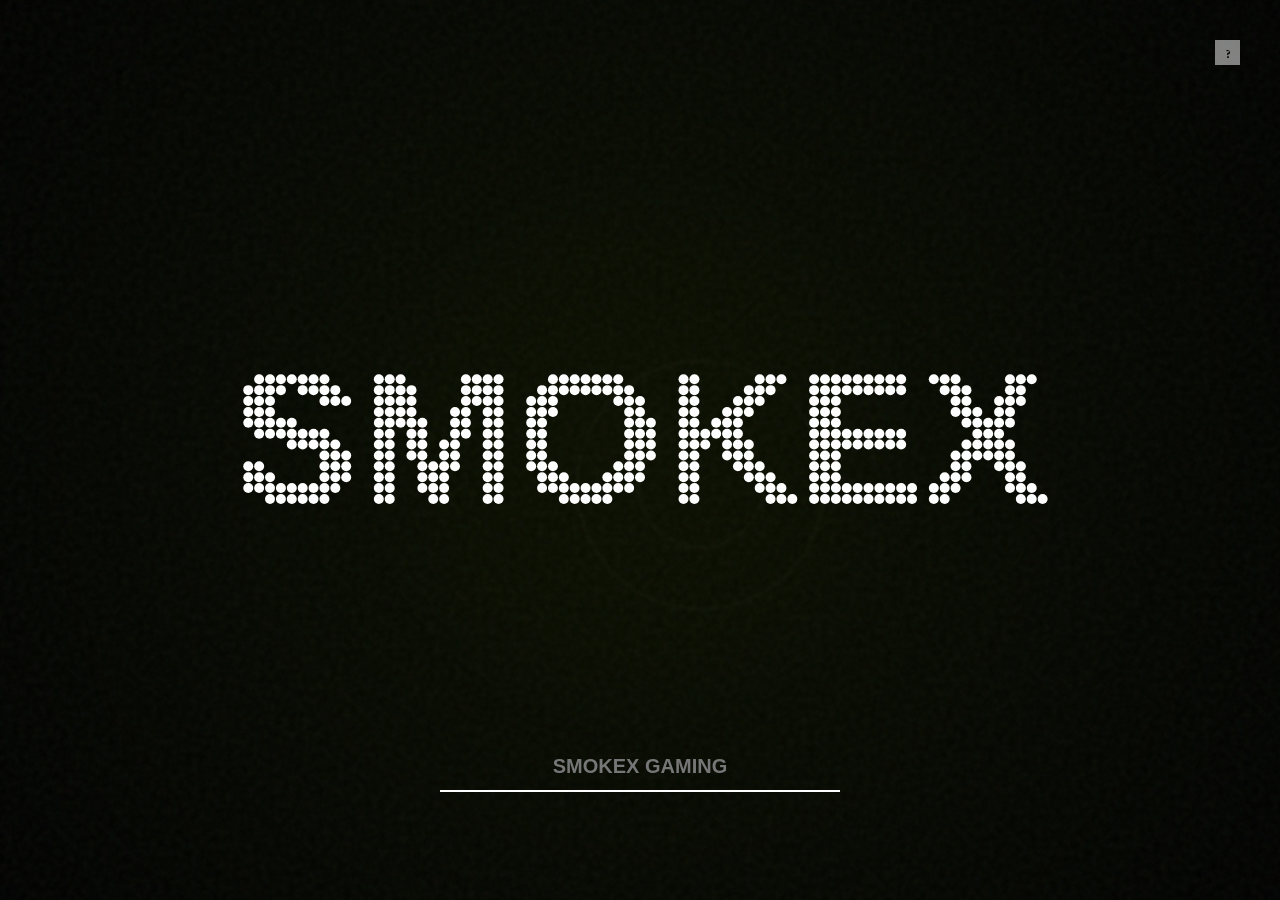
<file: index.html>
<!DOCTYPE html>
<html lang="en">
<head>
  <meta charset="UTF-8" />
  <meta name="viewport" content="width=device-width, initial-scale=1.0" />
  <title>Smoke X Gaming | Intro</title>
  <script>
    if (window.innerWidth <= 768) {
      window.location.replace('landing-mobile.html');
    }
  </script>
  <link rel="preconnect" href="https://fonts.googleapis.com" />
  <link rel="preconnect" href="https://fonts.gstatic.com" crossorigin />
  <link href="https://fonts.googleapis.com/css2?family=Neuton:wght@400&family=Oswald:wght@700&family=Space+Grotesk:wght@300;500;700&display=swap" rel="stylesheet" />
  <link rel="stylesheet" href="style.css" /> 
  <style>
    /* Shape Shifter Styles */
    .canvas {
      position: fixed;
      top: 0;
      left: 0;
      z-index: 100;
      pointer-events: none;
    }

    .ui {
      position: fixed;
      left: 50%;
      bottom: 12%;
      width: 80%;
      max-width: 400px;
      transform: translateX(-50%);
      z-index: 101;
      font-family: "Space Grotesk", sans-serif;
    }

    .ui-input {
      width: 100%;
      height: 50px;
      background: none;
      font-size: 20px;
      font-weight: bold;
      color: #fff;
      text-align: center;
      border: none;
      border-bottom: 2px solid white;
    }

    .ui-input:focus {
      outline: none;
      border: none;
      border-bottom: 2px solid white;
    }

    .help {
      position: fixed;
      top: 40px;
      right: 40px;
      width: 25px;
      height: 25px;
      text-align: center;
      font-size: 13px;
      line-height: 27px;
      font-weight: bold;
      cursor: pointer;
      background: #fff;
      color: #000;
      opacity: .5;
      z-index: 101;
      transition: opacity 0.2s;
    }

    .help:hover { opacity: 1; }

    .overlay {
      position: fixed;
      top: 50%;
      left: 50%;
      width: 550px;
      height: 490px;
      margin: -260px 0 0 -275px;
      opacity: 0;
      transform: rotateY(90deg);
      transition: transform 0.7s cubic-bezier(0.694, 0.0482, 0.335, 1), opacity 0.7s;
      z-index: 102;
      background: rgba(255, 255, 255, 0.95);
      color: #333;
      padding: 20px;
      pointer-events: none;
    }

    .overlay--visible {
      opacity: 1;
      transform: rotateY(0);
      pointer-events: auto;
    }

    .tabs-label {
      display: inline-block;
      padding: 10px 20px;
      font-size: 12px;
      font-weight: bold;
      text-transform: uppercase;
      cursor: pointer;
      border-bottom: 2px solid transparent;
    }
    .tabs-label--active { border-bottom-color: #333; }
    .tabs-panel { display: none; padding: 20px 0; }
    .tabs-panel--active { display: block; }
    .commands-item { list-style: none; padding: 10px; cursor: pointer; border-bottom: 1px solid #eee; }
    .commands-item:hover { background: #f9f9f9; }
    .commands-item-title { font-weight: bold; width: 100px; display: inline-block; }
    
    @media (max-width: 600px) {
      .overlay { 
        width: 95%; 
        left: 2.5%; 
        margin-left: 0; 
        height: 70vh; 
        top: 15%; 
        margin-top: 0; 
      }
      .help {
        top: 20px;
        right: 20px;
      }
    }
  </style>
</head>

<body>
  <div class="noise"></div>

  <div class="video-container">
    <video id="bg-video" autoplay muted loop playsinline preload="auto">
      <source id="video-source" type="video/mp4">
    </video>
    <div class="video-overlay"></div>
  </div>

  <div class="floating-shapes">
    <div class="shape triangle"></div>
    <div class="shape circle"></div>
    <div class="shape cross"></div>
    <div class="shape square"></div>
    <div class="shape analog"></div>
    <div class="shape circle" style="top: 5%; left: 80%; animation-delay: -10s;"></div> <!-- Added 6th shape -->
  </div>

  <div class="bg-glow"></div>

  <!-- Shape Shifter HTML Elements -->
  <canvas class="canvas"></canvas>

  <div class="help">?</div> 

  <div class="ui">
    <input class="ui-input" type="text" placeholder="SMOKEX GAMING" />
  </div>

  <div class="overlay">
    <div class="tabs">
      <div class="tabs-labels">
        <span class="tabs-label">Commands</span>
        <span class="tabs-label">Info</span>
      </div>

      <div class="tabs-panels">
        <ul class="tabs-panel commands">
          <li class="commands-item"><span class="commands-item-title">Text</span><span class="commands-item-info" data-demo="SMOKEX GAMING">Type anything</span></li>
          <li class="commands-item"><span class="commands-item-title">Countdown</span><span class="commands-item-info" data-demo="#countdown 10">#countdown</span></li>
          <li class="commands-item"><span class="commands-item-title">Time</span><span class="commands-item-info" data-demo="#time">#time</span></li>
          <li class="commands-item"><span class="commands-item-title">Circle</span><span class="commands-item-info" data-demo="#circle 25">#circle</span></li>
        </ul>

        <div class="tabs-panel ui-details">
          <div class="ui-details-content">
            <h1>Shape Shifter</h1>
            <p>Interactive particle system using HTML5 Canvas.</p>
          </div>
        </div>
      </div>
    </div>
  </div>

  <div id="flashbang"></div>
  <script src="script.js"></script>

  <script>
    // Shape Shifter Logic
    var S = {
      init: function () {
        var action = window.location.href,
            i = action.indexOf('?a=');

        S.Drawing.init('.canvas');
        document.body.classList.add('body--ready');

        if (i !== -1) {
          S.UI.simulate(decodeURI(action).substring(i + 3), false);
        } else {
          // Set initial animation to SMOKEX GAMING
          S.UI.simulate('SMOKEX|GAMING', true);
        }
      
        S.Drawing.loop(function () {
          S.Shape.render();
        });
      }
    };

    S.Drawing = (function () {
      var canvas, context, renderFn;
      var requestFrame = window.requestAnimationFrame || function(callback) { window.setTimeout(callback, 1000 / 60); };

      return {
        init: function (el) {
          canvas = document.querySelector(el);
          context = canvas.getContext('2d');
          this.adjustCanvas();
          window.addEventListener('resize', () => this.adjustCanvas());
        },
        loop: function (fn) {
          renderFn = !renderFn ? fn : renderFn;
          this.clearFrame();
          renderFn();
          requestFrame.call(window, this.loop.bind(this));
        },
        adjustCanvas: function () {
          canvas.width = window.innerWidth;
          canvas.height = window.innerHeight;
        },
        clearFrame: function () {
          context.clearRect(0, 0, canvas.width, canvas.height);
        },
        getArea: function () { return { w: canvas.width, h: canvas.height }; },
        drawCircle: function (p, c) {
          context.fillStyle = c.render();
          context.beginPath();
          context.arc(p.x, p.y, p.z, 0, 2 * Math.PI, true);
          context.closePath();
          context.fill();
        }
      }
    }());

    S.UI = (function () {
      var input = document.querySelector('.ui-input'),
          help = document.querySelector('.help'),
          commands = document.querySelector('.commands'),
          overlay = document.querySelector('.overlay'),
          canvas = document.querySelector('.canvas'),
          interval, currentAction, sequence = [], cmd = '#';

      function formatTime(date) {
        var h = date.getHours(), m = date.getMinutes();
        m = m < 10 ? '0' + m : m;
        return h + ':' + m;
      }

      function timedAction(fn, delay, max, reverse) {
        clearInterval(interval);
        currentAction = reverse ? max : 1;
        fn(currentAction);
        if (!max || (!reverse && currentAction < max) || (reverse && currentAction > 0)) {
          interval = setInterval(function () {
            currentAction = reverse ? currentAction - 1 : currentAction + 1;
            fn(currentAction);
            if ((!reverse && max && currentAction === max) || (reverse && currentAction === 0)) clearInterval(interval);
          }, delay);
        }
      }

      function performAction(value, isIntro) {
        overlay.classList.remove('overlay--visible');
        var parts = typeof(value) === 'object' ? value : value.split('|');
        sequence = sequence.concat(parts);
        input.value = '';
        var totalParts = parts.length;

        timedAction(function (index) {
          var current = sequence.shift();
          var action = (current && current[0] === cmd) ? current.substring(1).split(' ')[0] : null;
          var val = (current && current.split(' ').length > 1) ? current.split(' ')[1] : null;

          switch (action) {
            case 'countdown':
              var count = parseInt(val) || 10;
              timedAction(i => {
                if (i === 0) sequence.length ? performAction(sequence) : S.Shape.switchShape(S.ShapeBuilder.letter(''));
                else S.Shape.switchShape(S.ShapeBuilder.letter(i), true);
              }, 1000, count, true);
              break;
            case 'time':
              S.Shape.switchShape(S.ShapeBuilder.letter(formatTime(new Date())));
              break;
            default:
              S.Shape.switchShape(S.ShapeBuilder.letter(current));
          }

          // Redirect logic for the initial intro sequence
          if (isIntro && index === totalParts) {
            setTimeout(() => {
              const flash = document.getElementById('flashbang');
              document.body.classList.add('is-transitioning');
              if (flash) flash.style.opacity = '1';
              setTimeout(() => {
                const isMobile = window.innerWidth <= 768;
                window.location.href = isMobile ? 'landing-mobile.html' : 'landing.html';
              }, 600);
            }, 2500); // Wait on the final word "GAMING" before triggering redirect
          }
        }, 2000, sequence.length);
      }

      function init() {
        document.body.addEventListener('keydown', (e) => {
          if (e.keyCode === 13 && input.value) { performAction(input.value); }
        });
        help.addEventListener('click', () => overlay.classList.toggle('overlay--visible'));
        commands.addEventListener('click', (e) => {
          var el = e.target.closest('.commands-item');
          if (el) {
            var demo = el.querySelector('.commands-item-info').getAttribute('data-demo');
            if (demo) performAction(demo);
          }
        });
      }
      init();
      return { simulate: (a, isIntro) => performAction(a, isIntro) };
    }());

    S.Point = function (args) {
      this.x = args.x; this.y = args.y; this.z = args.z; this.a = args.a; this.h = args.h;
    };

    S.Color = function (r, g, b, a) { this.r = r; this.g = g; this.b = b; this.a = a; };
    S.Color.prototype.render = function () { return 'rgba(' + this.r + ',' + this.g + ',' + this.b + ',' + this.a + ')'; };

    S.Dot = function (x, y) {
      this.p = new S.Point({ x: x, y: y, z: 5, a: 1, h: 0 });
      this.e = 0.07; this.s = true;
      this.c = new S.Color(255, 255, 255, this.p.a);
      this.t = new S.Point({ x: x, y: y, z: 5, a: 1, h: 0 });
      this.q = [];
    };

    S.Dot.prototype = {
      _draw: function () { this.c.a = this.p.a; S.Drawing.drawCircle(this.p, this.c); },
      _moveTowards: function (n) {
        var dx = this.p.x - n.x, dy = this.p.y - n.y, d = Math.sqrt(dx * dx + dy * dy), e = this.e * d;
        if (d > 1) { this.p.x -= (dx / d) * e; this.p.y -= (dy / d) * e; return false; }
        return true;
      },
      _update: function () {
        if (this._moveTowards(this.t)) {
          var p = this.q.shift();
          if (p) {
            this.t.x = p.x || this.p.x; this.t.y = p.y || this.p.y;
            this.t.z = p.z || this.p.z; this.t.a = p.a || this.p.a;
          }
        }
        this.p.a = Math.max(0.1, this.p.a - (this.p.a - this.t.a) * 0.05);
        this.p.z = Math.max(1, this.p.z - (this.p.z - this.t.z) * 0.05);
      },
      render: function () { this._update(); this._draw(); }
    };

    S.ShapeBuilder = (function () {
      var gap = 13;
      var shapeCanvas = document.createElement('canvas');
      var shapeContext = shapeCanvas.getContext('2d');
      
      function fit() {
        gap = window.innerWidth < 768 ? 16 : 13; // Higher gap for mobile performance
        shapeCanvas.width = Math.floor(window.innerWidth / gap) * gap;
        shapeCanvas.height = Math.floor(window.innerHeight / gap) * gap;
        shapeContext.textBaseline = 'middle'; shapeContext.textAlign = 'center';
      }

      return {
        letter: function (l) {
          fit();
          // Truly responsive font size based on string length and screen width
          var fontSize = Math.min(window.innerWidth / (l.length * 0.7), window.innerHeight * 0.25);
          fontSize = Math.max(fontSize, 40); // Ensure it doesn't disappear
          shapeContext.font = 'bold ' + fontSize + 'px sans-serif';
          
          shapeContext.clearRect(0, 0, shapeCanvas.width, shapeCanvas.height);
          shapeContext.fillText(l, shapeCanvas.width / 2, shapeCanvas.height / 2);
          var pixels = shapeContext.getImageData(0, 0, shapeCanvas.width, shapeCanvas.height).data;
          var dots = [];
          for (var y = 0; y < shapeCanvas.height; y += gap) {
            for (var x = 0; x < shapeCanvas.width; x += gap) {
              if (pixels[((x + (y * shapeCanvas.width)) * 4) + 3] > 0) dots.push(new S.Point({ x: x, y: y }));
            }
          }
          return { dots: dots, w: shapeCanvas.width, h: shapeCanvas.height };
        }
      };
    }());

    S.Shape = (function () {
      var dots = [], width = 0, height = 0;
      return {
        switchShape: function (n) {
          var a = S.Drawing.getArea();
          var offsetX = a.w / 2 - n.w / 2, offsetY = a.h / 2 - n.h / 2;
          if (n.dots.length > dots.length) {
            for (var i = dots.length; i < n.dots.length; i++) dots.push(new S.Dot(a.w / 2, a.h / 2));
          }
          for (var i = 0; i < n.dots.length; i++) {
            dots[i].t.x = n.dots[i].x + offsetX; dots[i].t.y = n.dots[i].y + offsetY;
            dots[i].t.a = 1; dots[i].t.z = 5;
          }
          for (var i = n.dots.length; i < dots.length; i++) {
            dots[i].t.x = Math.random() * a.w; dots[i].t.y = Math.random() * a.h;
            dots[i].t.a = 0; dots[i].t.z = 0;
          }
        },
        render: function () { dots.forEach(d => d.render()); }
      }
    }());

    S.init();
  </script>
</body>
</html>
</file>
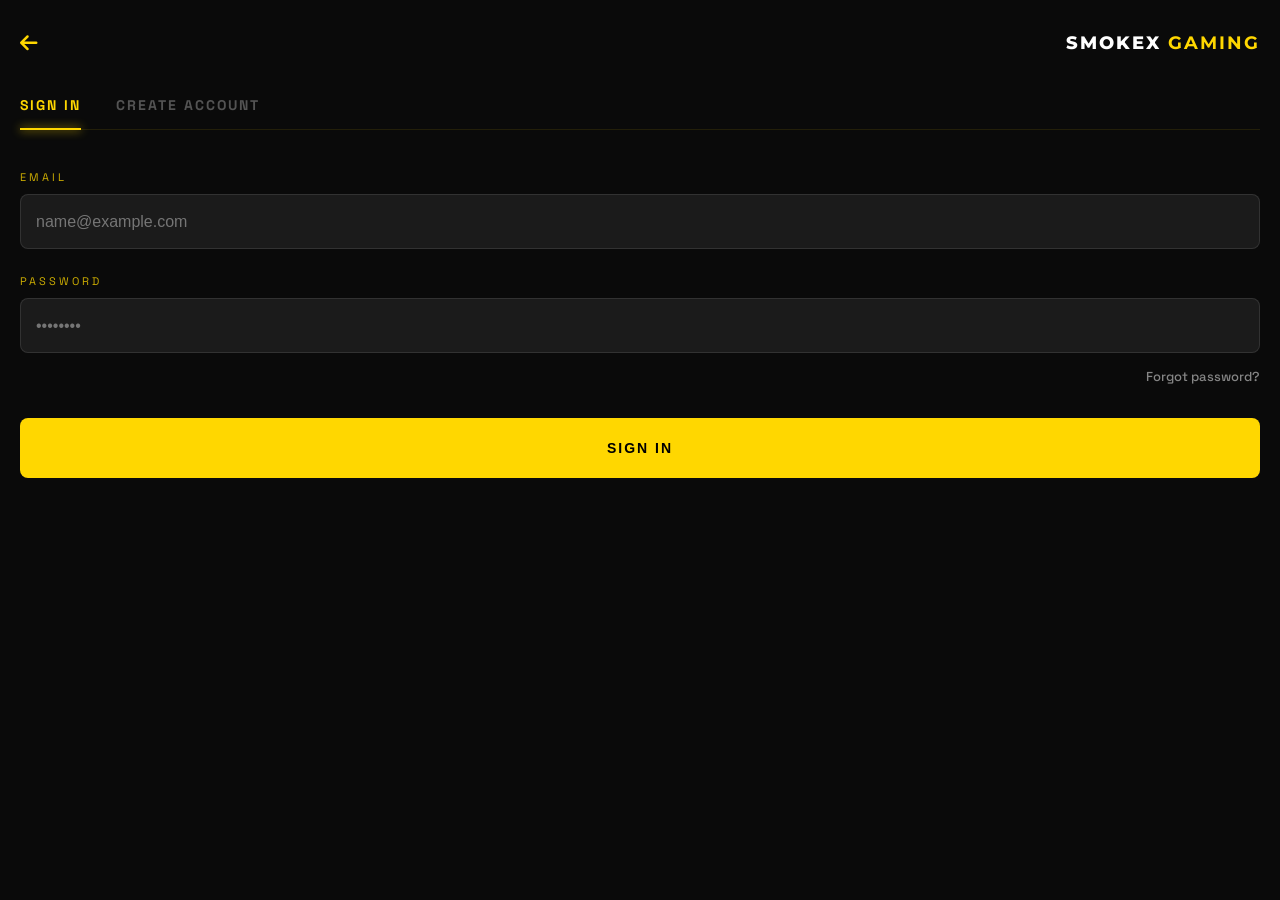
<file: auth-mobile.html>
<!DOCTYPE html>
<html lang="en">
<head>
    <meta charset="UTF-8">
    <meta name="viewport" content="width=device-width, initial-scale=1.0, maximum-scale=1.0, user-scalable=no">
    <title>SmokeX | Secure Access</title>
    <link rel="stylesheet" href="https://cdnjs.cloudflare.com/ajax/libs/font-awesome/6.0.0/css/all.min.css">
    <link href="https://fonts.googleapis.com/css2?family=Montserrat:wght@700;800&family=Space+Grotesk:wght@300;500;700&display=swap" rel="stylesheet">
    <link rel="stylesheet" href="auth-mobile.css">
</head>
<body>
    <div id="auth-message-container" class="msg-container">
        <p id="auth-message-text"></p>
    </div>

    <div class="mobile-auth-wrapper">
        <header class="auth-header">
            <a href="landing.html" class="back-link"><i class="fas fa-arrow-left"></i></a>
            <div class="brand">SMOKEX <b>GAMING</b></div>
        </header>

        <div class="auth-card">
            <div class="auth-tabs" id="main-tabs">
                <div class="tab active" data-target="login-view">SIGN IN</div>
                <div class="tab" data-target="signup-view">CREATE ACCOUNT</div>
            </div>

            <!-- Login View -->
            <div id="login-view" class="auth-view active">
                <form id="mobile-login-form">
                    <div class="input-group">
                        <label>EMAIL</label>
                        <input type="email" id="m-in-email" placeholder="name@example.com" required>
                    </div>
                    <div class="input-group">
                        <label>PASSWORD</label>
                        <input type="password" id="m-in-pass" placeholder="••••••••" required>
                    </div>
                    <p class="forgot-trigger" id="m-forgot-btn">Forgot password?</p>
                    <button type="submit" class="submit-btn">SIGN IN</button>
                </form>
            </div>

            <!-- Signup View -->
            <div id="signup-view" class="auth-view">
                <form id="mobile-signup-form">
                    <div id="m-signup-fields">
                        <div class="input-group">
                            <label>USERNAME</label>
                            <input type="text" id="m-up-user" placeholder="Username" required>
                        </div>
                        <div class="input-group">
                            <label>EMAIL</label>
                            <input type="email" id="m-up-email" placeholder="email@example.com" required>
                        </div>
                        <div class="input-group">
                            <label>PASSWORD</label>
                            <input type="password" id="m-up-pass" placeholder="••••••••" required>
                        </div>
                    </div>
                    <div id="m-otp-fields" style="display:none;">
                        <div class="input-group">
                            <label>VERIFICATION CODE</label>
                            <input type="text" id="m-up-otp" placeholder="Enter 6-digit OTP">
                        </div>
                    </div>
                    <button type="submit" class="submit-btn" id="m-signup-btn">CREATE ACCOUNT</button>
                </form>
            </div>

            <!-- Forgot/Reset View (Hidden initially) -->
            <div id="forgot-view" class="auth-view">
                <form id="mobile-forgot-form">
                    <div class="input-group">
                        <label>EMAIL ADDRESS</label>
                        <input type="email" id="m-forgot-email" placeholder="Enter your email" required>
                    </div>
                    <button type="submit" class="submit-btn">RESET PASSWORD</button>
                    <p class="back-to-tab" onclick="location.reload()">Return to Sign In</p>
                </form>
            </div>
        </div>
    </div>

    <script src="https://cdnjs.cloudflare.com/ajax/libs/gsap/3.12.2/gsap.min.js"></script>
    <script src="auth-mobile.js"></script>
</body>
</html>
</file>
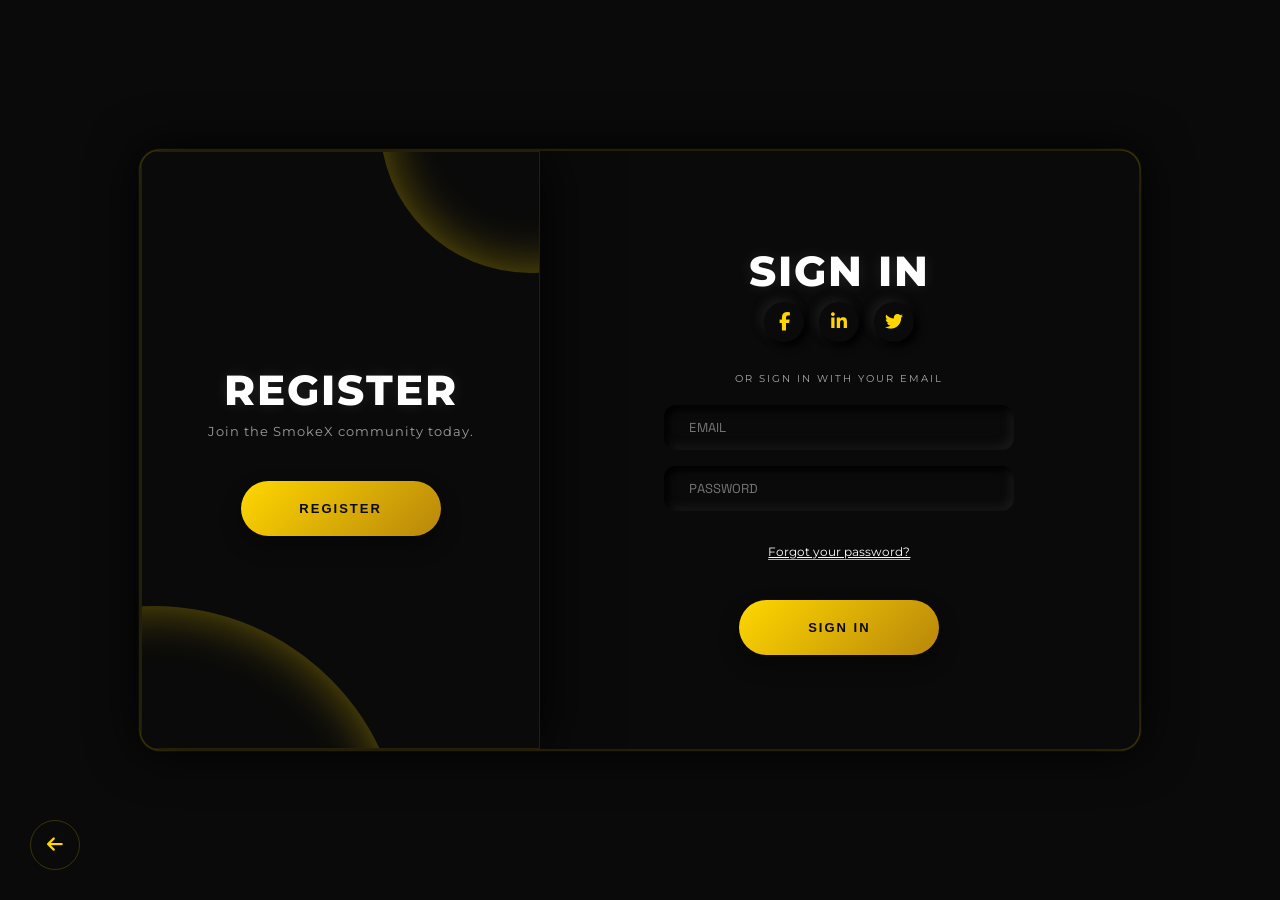
<file: auth.html>
<!DOCTYPE html>
<html lang="en">
<head>
    <meta charset="UTF-8">
    <meta name="viewport" content="width=device-width, initial-scale=1.0">
    <title>Access Portal | SmokeX Gaming</title>
    <link href="https://fonts.googleapis.com/css2?family=Montserrat:wght@400;700;800&family=Space+Grotesk:wght@300;700&display=swap" rel="stylesheet">
    <link rel="stylesheet" href="https://cdnjs.cloudflare.com/ajax/libs/font-awesome/6.4.2/css/all.min.css">
    <link rel="stylesheet" href="auth.css">
    <script src="https://cdnjs.cloudflare.com/ajax/libs/gsap/3.12.2/gsap.min.js"></script>
</head>
<body>
    <div class="main">
        <!-- Create Account Container -->
        <div class="container a-container" id="a-container">
            <form id="a-form" class="form">
                <h2 class="form_title title">SIGN UP</h2>
                <div class="form__icons">
                    <i class="fab fa-facebook-f form__icon"></i>
                    <i class="fab fa-linkedin-in form__icon"></i>
                    <i class="fab fa-twitter form__icon"></i>
                </div>
                <span class="form__span">Create an account with your email</span>
                <div id="signup-fields">
                    <input class="form__input" id="up-user" type="text" placeholder="USERNAME" required>
                    <input class="form__input" id="up-email" type="email" placeholder="EMAIL" required>
                    <input class="form__input" id="up-pass" type="password" placeholder="PASSWORD" required>
                </div>
                <div id="signup-otp-fields" style="display:none;">
                    <input class="form__input" id="up-otp" type="text" placeholder="ENTER VERIFICATION CODE" maxlength="6">
                </div>
                <button type="submit" id="signup-btn" class="form__button button submit">
                    <span>REGISTER</span>
                    <div class="btn-spinner"></div>
                </button>
            </form>
        </div>

        <!-- Forgot Password Form -->
        <div class="container c-container" id="c-container" style="display:none;">
            <form id="forgot-form-auth" class="form">
                <h2 class="form_title title">FORGOT PASSWORD</h2>
                <div class="form__icons">
                    <i class="fab fa-facebook-f form__icon"></i>
                    <i class="fab fa-linkedin-in form__icon"></i>
                    <i class="fab fa-twitter form__icon"></i>
                </div>
                <span class="form__span">Enter your email to receive a reset code</span>
                <input class="form__input" id="forgot-email-auth" type="email" placeholder="EMAIL" required>
                <button type="submit" id="forgot-btn-auth" class="form__button button submit">
                    <span>RESET PASSWORD</span>
                    <div class="btn-spinner"></div>
                </button>
                <a class="form__link back-to-signin-auth" href="#">Back to Sign In</a>
            </form>
        </div>

        <!-- Reset Password Form -->
        <div class="container d-container" id="d-container" style="display:none;">
            <form id="reset-form-auth" class="form">
                <h2 class="form_title title">RESET PASSWORD</h2>
                <span class="form__span">Enter the code and your new password</span>
                <input class="form__input" id="reset-otp-auth" type="text" placeholder="6-DIGIT CODE" required maxlength="6">
                <input class="form__input" id="reset-new-pass-auth" type="password" placeholder="NEW PASSWORD" required>
                <input class="form__input" id="reset-confirm-pass-auth" type="password" placeholder="CONFIRM NEW PASSWORD" required>
                <button type="submit" id="reset-btn-auth" class="form__button button submit">
                    <span>UPDATE PASSWORD</span>
                    <div class="btn-spinner"></div>
                </button>
                <a class="form__link back-to-signin-auth" href="#">Back to Sign In</a>
            </form>
        </div>

        <!-- Sign In Container -->
        <div class="container b-container" id="b-container">
            <form id="b-form" class="form">
                <h2 class="form_title title">Sign In</h2>
                <div class="form__icons">
                    <i class="fab fa-facebook-f form__icon"></i>
                    <i class="fab fa-linkedin-in form__icon"></i>
                    <i class="fab fa-twitter form__icon"></i>
                </div>
                <span class="form__span">or sign in with your email</span>
                <input class="form__input" id="in-email" type="email" placeholder="EMAIL" required>
                <input class="form__input" id="in-pass" type="password" placeholder="PASSWORD" required>
                <a class="form__link" id="auth-forgot-link" href="#">Forgot your password?</a>
                <button type="submit" id="auth-btn" class="form__button button submit">
                    <span>SIGN IN</span>
                    <div class="btn-spinner"></div>
                </button>
            </form>
            <div id="auth-message-container" class="auth-message-container">
                <p id="auth-message-text"></p>
            </div>
        </div>

        <!-- Sliding Switch Panel -->
        <div class="switch" id="switch-cnt">
            <div class="switch__circle"></div>
            <div class="switch__circle switch__circle--t"></div>
            
            <div class="switch__container is-hidden" id="switch-c1">
                <h2 class="switch__title title">SIGN IN</h2>
                <p class="switch__description description">Welcome back. Please sign in to continue.</p>
                <button class="switch__button button switch-btn" data-target="login">SIGN IN</button>
            </div>
            
            <div class="switch__container" id="switch-c2">
                <h2 class="switch__title title">REGISTER</h2>
                <p class="switch__description description">Join the SmokeX community today.</p>
                <button class="switch__button button switch-btn" data-target="signup">REGISTER</button>
            </div>
        </div>
    </div>

    <!-- Back to Landing Link -->
    <a href="landing.html" class="back-home">
        <i class="fas fa-arrow-left"></i>
    </a>

    <script src="auth.js"></script>
</body>
</html>
</file>
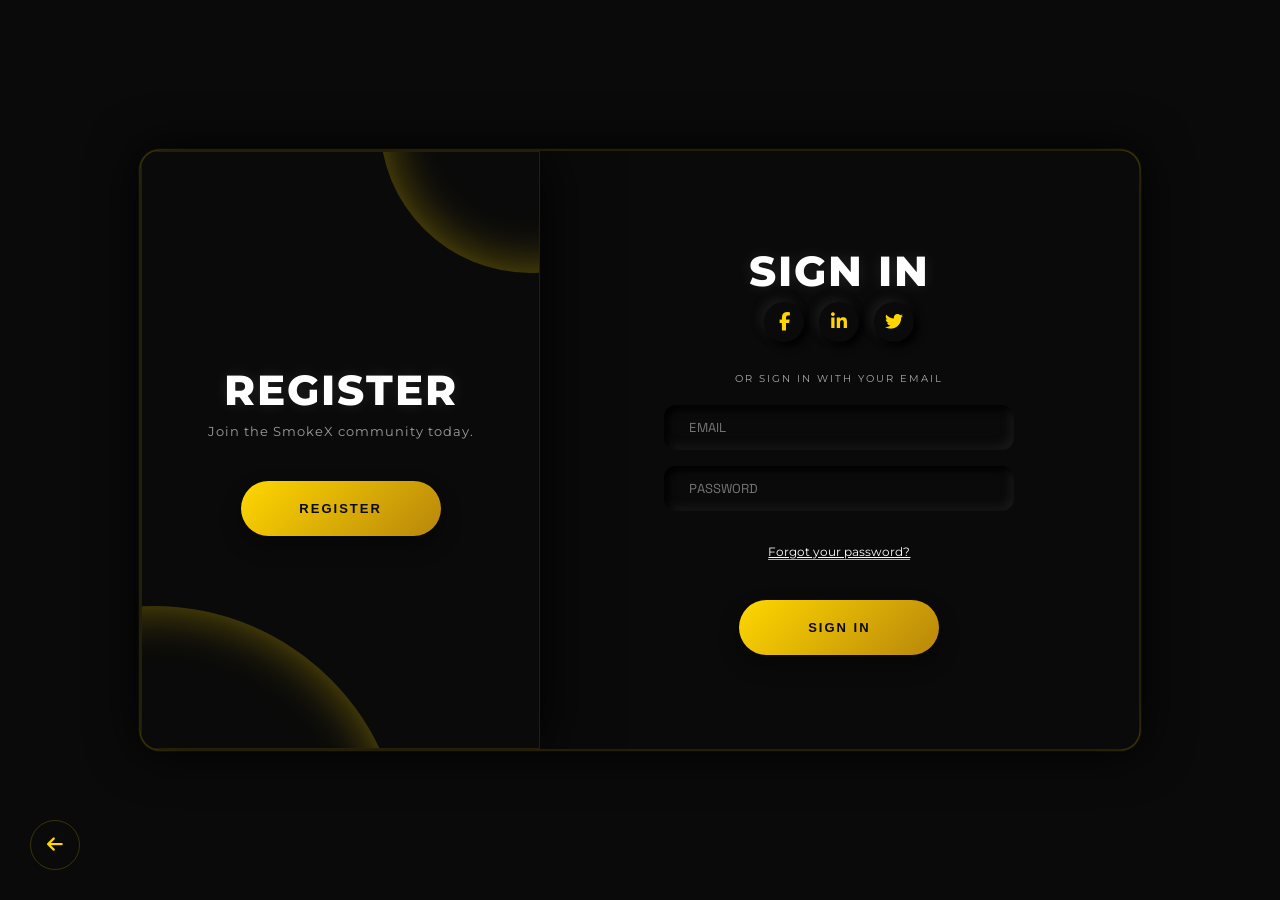
<file: dashboard.html>
<!DOCTYPE html>
<html lang="en">
<head>
    <meta charset="UTF-8">
    <meta name="viewport" content="width=device-width, initial-scale=1.0">
    <title>Gamer Command Center | SmokeX</title>
    <link href="https://fonts.googleapis.com/css2?family=Montserrat:wght@400;700;800&family=Space+Grotesk:wght@300;700&display=swap" rel="stylesheet">
    <link rel="stylesheet" href="https://cdnjs.cloudflare.com/ajax/libs/font-awesome/6.4.2/css/all.min.css">
    <link rel="stylesheet" href="dashboard.css">
</head>
<body>
    <div id="dashboard-container">
        <div class="leftside-menu">
            <div class="avatar">
                <div class="icon"><p id="user-initials">XP</p></div>
                <p id="display-username">Gamer Name</p>
            </div>
            <nav class="menu">
                <li class="active" id="nav-home"><i class="fas fa-home"></i> Home</li>
                <li id="nav-games"><i class="fas fa-gamepad"></i> My Games</li>
                <li id="nav-achievements"><i class="fas fa-trophy"></i> Achievements</li>
                <li id="nav-contacts"><i class="fas fa-users"></i> Contacts</li>
                <li id="nav-settings"><i class="fas fa-cog"></i> Settings</li>
                <li class="logout-btn"><i class="fas fa-power-off"></i> Logout</li>
            </nav>
        </div>

        <div class="main-grid" id="home-view">
            <div class="item one">
                <h1 id="time" class="time">00:00</h1>
                <h1 id="greeting">GOOD DAY</h1>
                <p class="gold-text" id="welcome-name">CHAMPION</p>
            </div>

            <div class="item four">
                <h1 id="date">JANUARY 01, 2024</h1>
                <p><a>NO TOURNAMENTS TODAY</a></p>
            </div>
        </div>

        <!-- Games View (Hidden by default) -->
        <div class="main-grid" id="games-view" style="display: none;">
            <div class="games-header-container">
                <h2 class="gold-text">AVAILABLE GAMES</h2>
                <p>WARNING: YOU CAN ONLY CHOOSE ONE DISCIPLINE EVERY 60 DAYS</p>
            </div>
            
            <div class="game-card item" data-game="FREE FIRE">
                <div class="game-card-bg" style="background-image: url('https://www.image2url.com/r2/default/files/1777193158475-fccd98d8-027d-48d2-a269-5a557fbb85b0.jpg');"></div>
                <div class="game-badge">BATTLE ROYALE</div>
                <h3>FREE FIRE</h3>
                <p>Fast-paced survival combat.</p>
                <button class="participate-btn">PARTICIPATE</button>
            </div>

            <div class="game-card item" data-game="E-FOOTBALL">
                <div class="game-card-bg" style="background-image: url('https://www.image2url.com/r2/default/files/1777193297204-c9b82e83-6015-47d1-b2b1-18878159974a.jpg');"></div>
                <div class="game-badge">SOCCER SIM</div>
                <h3>E-FOOTBALL</h3>
                <p>Realistic pitch dynamics.</p>
                <button class="participate-btn">PARTICIPATE</button>
            </div>

            <div class="game-card item" data-game="FIFA">
                <div class="game-card-bg" style="background-image: url('https://www.image2url.com/r2/default/files/1777193221182-a99b619b-59bf-4850-980d-2e05dc2edcc3.jpg');"></div>
                <div class="game-badge">EA SPORTS</div>
                <h3>FIFA</h3>
                <p>The ultimate football challenge.</p>
                <button class="participate-btn">PARTICIPATE</button>
            </div>
        </div>

        <!-- Settings View (Hidden by default) -->
        <div class="main-grid" id="settings-view" style="display: none;">
            <div class="item settings-card">
                <div class="settings-header">
                    <h2 class="gold-text">EDIT PROFILE</h2>
                    <p>Update your appearance in the Arena</p>
                </div>
                
                <div class="profile-config-section">
                    <div class="profile-avatar-display" id="settings-avatar-display">
                        <div class="icon large-icon" id="settings-profile-icon">
                            <!-- Avatar or Initials will be here -->
                        </div>
                        <div class="edit-badge"><i class="fas fa-pencil-alt"></i></div>
                        <p class="gold-text">TAP TO CHANGE IDENTITY</p>
                    </div>

                    <div class="avatar-selection-container" id="avatar-selection-container" style="display: none;">
                        <label>CHOOSE YOUR FACE</label>
                        <div class="avatar-picker" id="avatar-picker">
                            <!-- Avatars injected by JS -->
                        </div>
                    </div>
                </div>

                <div class="settings-header">
                    <h2 class="gold-text">GAMERTAG <i class="fas fa-pencil-alt" id="toggle-username-field" style="cursor:pointer; margin-left: 10px; font-size: 0.8em;"></i></h2>
                </div>

                <form id="update-profile-form" class="settings-form" style="display: none;">
                    <div class="input-group">
                        <input type="text" id="settings-username" placeholder="ENTER NEW NAME">
                    </div>
                    <button type="submit" class="save-settings-btn" id="save-profile-settings">
                        <span>UPDATE GAMERTAG</span>
                        <div class="btn-spinner"></div>
                    </button>
                </form>

                <div class="settings-header" style="margin-top: 40px;">
                    <h2 class="gold-text">CHANGE PASSWORD <i class="fas fa-pencil-alt" id="toggle-password-fields" style="cursor:pointer; margin-left: 10px; font-size: 0.8em;"></i></h2>
                </div>

                <form id="change-password-form" class="settings-form" style="display: none;">
                    <div class="input-group"><label>CURRENT PASSWORD</label><input type="password" id="current-password" required></div>
                    <div class="input-group"><label>NEW PASSWORD</label><input type="password" id="new-password" required></div>
                    <div class="input-group"><label>CONFIRM NEW PASSWORD</label><input type="password" id="confirm-new-password" required></div>
                    <button type="submit" class="save-settings-btn" id="save-password-settings">
                        <span>UPDATE PASSWORD</span>
                        <div class="btn-spinner"></div>
                    </button>
                </form>
            </div>
        </div>
    </div>

    <footer>
        <p>SMOKEX GAMING ARENA | © <span id="footer-year">2024</span></p>
    </footer>

    <!-- Elite Arena Confirmation Overlay -->
    <div id="arena-confirm-overlay" class="hud-modal-overlay">
        <div class="hud-modal-content">
            <div class="hud-modal-header">
                <span class="gold-text">PROTOCOL INITIATION</span>
            </div>
            <div class="hud-modal-body">
                <p>DO YOU WISH TO COMMIT TO <span id="target-game-name" class="gold-text">GAME</span>?</p>
                <p class="small-intel">THIS DISCIPLINE WILL BE LOCKED TO YOUR IDENTITY FOR THE NEXT 60 DAYS.</p>
            </div>
            <div class="hud-modal-footer">
                <button id="abort-arena" class="hud-btn-abort">ABORT</button>
                <button id="confirm-arena" class="hud-btn-initiate">INITIATE</button>
            </div>
        </div>
    </div>

    <div id="dashboard-message-container" class="dashboard-message-container">
        <p id="dashboard-message-text"></p>
    </div>
    <script src="dashboard.js"></script>
</body>
</html>
</file>
<file: style.css>
:root {
  --bg: #090d00;
  --text: #FFF9E3;
  --sub-text: #888;
}

* {
  box-sizing: border-box;
  margin: 0;
  padding: 0;
}

body {
  background-color: var(--bg);
  color: rgba(255, 255, 255, 0.25);
  font-family: "Neuton", serif;
  text-align: center;
  overflow-x: hidden;
  min-height: 100vh;
}

.bg-glow {
  position: fixed;
  top: 50%;
  left: 50%;
  transform: translate(-50%, -50%);
  width: 50vw;
  height: 50vw;
  background: radial-gradient(circle, rgba(255, 215, 0, 0.01) 0%, transparent 70%); /* Reduced glow opacity */
  z-index: -1;
}

/* Video Background System */
.video-container {
  position: fixed;
  top: 0;
  left: 0;
  width: 100%;
  height: 100%;
  z-index: -2;
  overflow: hidden;
}

#bg-video {
  width: 100%;
  height: 100%;
  object-fit: cover;
  opacity: 0.6; /* Increased slightly to ensure it's visible through the blur */
}

.video-overlay {
  position: absolute;
  top: 0;
  left: 0;
  width: 100%;
  height: 100%;
  background: radial-gradient(circle, transparent 20%, rgba(0,0,0,0.8) 100%);
}

/* Noise Texture */
.noise {
  position: fixed;
  top: 0;
  left: 0;
  width: 100%;
  height: 100%;
  pointer-events: none;
  z-index: 9999;
  opacity: 0.05;
  background-image: url("data:image/svg+xml,%3Csvg viewBox='0 0 200 200' xmlns='http://www.w3.org/2000/svg'%3E%3Cfilter id='noiseFilter'%3E%3CfeTurbulence type='fractalNoise' baseFrequency='0.65' numOctaves='3' stitchTiles='stitch'/%3E%3C/filter%3E%3Crect width='100%25' height='100%25' filter='url(%23noiseFilter)'/%3E%3C/svg%3E");
}

/* Floating Shapes Background */
.floating-shapes {
  position: fixed;
  top: 0;
  left: 0;
  width: 100%;
  height: 100%;
  overflow: hidden;
  z-index: 0;
  pointer-events: none;
  transition: transform 0.6s ease-in, filter 0.6s ease-in;
}

.shape {
  position: absolute;
  opacity: 0.02; /* Even lower opacity for subtle background */
  border: 2px solid var(--text); /* Thin lines */
  animation: float 20s infinite linear;
  filter: blur(2px); /* Slightly more blur for depth */
}

.shape.triangle {
  width: 400px; /* Bigger */
  height: 400px; /* Bigger */
  border: 2px solid var(--text); /* Ensure thin border */
  background: transparent; /* No background fill */
  clip-path: polygon(50% 0%, 0% 100%, 100% 100%);
  -webkit-clip-path: polygon(50% 0%, 0% 100%, 100% 100%);
  /* Removed redundant border fallback */
  top: 10%;
  left: 5%;
}

.shape.circle {
  width: 350px; /* Bigger */
  height: 350px; /* Bigger */
  border-radius: 50%;
  bottom: 15%;
  right: 10%;
  animation-duration: 25s;
}

.shape.cross {
  width: 300px; /* Bigger */
  height: 300px; /* Bigger */
  border: none;
  top: 20%;
  right: 15%;
  animation-duration: 18s;
}

.shape.cross::before, .shape.cross::after {
  content: '';
  position: absolute;
  top: 50%; left: 50%;
  width: 100%; height: 2px; /* Thin lines */
  background: var(--text);
}
.shape.cross::before { transform: translate(-50%, -50%) rotate(45deg); }
.shape.cross::after { transform: translate(-50%, -50%) rotate(-45deg); }

.shape.square {
  width: 150px;
  height: 150px;
  width: 280px; /* Bigger */
  height: 280px; /* Bigger */
  bottom: 20%;
  left: 15%;
  animation-duration: 22s;
}

.shape.analog {
  width: 250px; /* Bigger */
  height: 250px; /* Bigger */
  border-radius: 50%;
  border-width: 2px; /* Thin border */
  top: 40%;
  left: 45%;
  opacity: 0.05;
}

.shape.analog::after {
  content: '';
  position: absolute;
  top: 50%; left: 50%;
  width: 50%; height: 50%; /* Adjusted size */
  border: 2px solid var(--text); /* Thin border */
  border-radius: 50%;
  transform: translate(-50%, -50%);
}

@keyframes float {
  0% { transform: translate(0, 0) rotate(0deg) scale(1); }
  25% { transform: translate(150px, 100px) rotate(90deg) scale(1.05); } /* Longer movement */
  50% { transform: translate(-100px, 200px) rotate(180deg) scale(0.95); }
  75% { transform: translate(200px, -50px) rotate(270deg) scale(1.1); }
  100% { transform: translate(0, 0) rotate(360deg) scale(1); }
}

/* Morph Effect: Blur + Threshold */
.morph-container {
  position: relative;
  font-size: clamp(3rem, 15vw, 10rem);
  font-weight: 800;
  filter: url(#threshold) drop-shadow(0 0 10px rgba(255, 215, 0, 0.5)); /* Enhanced glow for text */
  user-select: none;
  text-transform: uppercase;
  letter-spacing: .5em;
  display: inline-block;
  border: 4px double rgba(255, 249, 227, 0.25);
  border-width: 4px 0;
  padding: 1.5em 0;
  width: 90%;
  max-width: 40em;
}

.word-rotator {
  position: relative;
  height: 1.2em;
  width: 100%;
  min-width: 14ch;
  display: flex;
  justify-content: center;
  align-items: center;
}

.word {
  position: absolute;
  top: 50%;
  left: 50%;
  transform: translate(-50%, -50%);
  opacity: 0;
  font-family: "Oswald", sans-serif;
  font-weight: 700;
  letter-spacing: 0;
  padding: .25em 0 .325em;
  white-space: nowrap;
  text-shadow: 0 0 80px rgba(255, 249, 227, 0.5);
  background: url(https://i.ibb.co/RDTnNrT/animated-text-fill.png) repeat-y;
  -webkit-background-clip: text;
  background-clip: text;
  -webkit-text-fill-color: transparent;
  -webkit-transform: translate3d(0,0,0);
  -webkit-backface-visibility: hidden;
}

.video-ready .hero {
  opacity: 1; /* Fade in everything once ready */
}

.video-ready .word {
  animation: rotate-words 4s infinite ease-in-out, aitf 80s linear infinite;
}

@keyframes aitf {
  0% { background-position: 0% 50%; }
  100% { background-position: 100% 50%; }
}

.word:nth-child(1) {
  animation-delay: 0s;
}

.word:nth-child(2) {
  animation-delay: 2s;
}

@keyframes rotate-words {
  0% {
    opacity: 0;
    filter: blur(20px);
    transform: translate(-50%, -50%) scale(0.8);
  }

  5% {
    opacity: 0.8; /* Slightly more visible during blur */
    filter: blur(8px); /* Less aggressive blur */
  }

  10%,
  40% {
    opacity: 1;
    filter: blur(0px);
    transform: translate(-50%, -50%) scale(1);
  }

  45% {
    opacity: 0.6; /* Slightly more visible during blur */
    filter: blur(8px); /* Less aggressive blur */
  }

  50%,
  100% {
    opacity: 0;
    filter: blur(15px); /* Slightly less aggressive blur */
    transform: translate(-50%, -50%) scale(1.2);
  }
}
/* Content Section */
.content {
  padding: 8rem 2rem;
  max-width: 1200px;
  margin: 0 auto;
  display: grid;
  grid-template-columns: 1fr 1fr;
  gap: 4rem;
  align-items: center;
}

.content-text h2 {
  font-size: 3rem;
  margin-bottom: 2rem;
  line-height: 1.1;
}

.content-text p {
  font-size: 1.1rem;
  color: #aaa;
  line-height: 1.6;
  margin-bottom: 2rem;
}

.card {
  background: rgba(255, 255, 255, 0.03);
  border: 1px solid rgba(255, 255, 255, 0.05);
  padding: 2rem;
  border-radius: 1px;
  position: relative;
  overflow: hidden;
}

.card::before {
  content: "";
  position: absolute;
  top: 0;
  left: 0;
  width: 100%;
  height: 100%;
  /* Subtle hover gradient */
  background: radial-gradient(
    circle at 50% 50%,
    rgba(255, 255, 255, 0.06),
    transparent 60%
  );
  opacity: 0;
  transition: opacity 0.5s;
}

.card:hover::before {
  opacity: 1;
}

.card:hover {
  border-color: rgba(255, 255, 255, 0.2);
}

.filters {
  position: absolute;
  width: 0;
  height: 0;
  pointer-events: none;
}

/* Transition State */
body.is-transitioning .floating-shapes {
  transform: scale(1.1);
  filter: blur(10px);
}

/* Flashbang Transition */
#flashbang {
  position: fixed;
  top: 0;
  left: 0;
  width: 100%;
  height: 100%;
  background: white;
  z-index: 10000;
  opacity: 0;
  pointer-events: none;
  transition: opacity 0.5s ease-in;
}

@media (max-width: 768px) {
}
</file>
<file: auth-mobile.css>
:root {
    --black: #0a0a0a;
    --gold: #ffd700;
    --white: #ffffff;
    --glass: rgba(255, 255, 255, 0.07);
}

* { box-sizing: border-box; -webkit-tap-highlight-color: transparent; }

body {
    margin: 0;
    background-color: var(--black);
    color: var(--white);
    font-family: 'Space Grotesk', sans-serif;
    min-height: 100vh;
}

.mobile-auth-wrapper {
    padding: 20px;
    display: flex;
    flex-direction: column;
    min-height: 100vh;
}

.auth-header {
    display: flex;
    align-items: center;
    justify-content: space-between;
    margin-bottom: 40px;
    padding-top: 10px;
}

.back-link { color: var(--gold); font-size: 20px; text-decoration: none; }
.back-link:active { opacity: 0.5; }

.brand {
    font-family: 'Montserrat', sans-serif;
    font-weight: 800;
    letter-spacing: 2px;
    font-size: 18px;
}
.brand b { color: var(--gold); }

.auth-card { 
    width: 100%; 
    flex: 1; 
    position: relative;
}

.auth-tabs {
    display: flex;
    gap: 35px;
    margin-bottom: 40px;
    border-bottom: 1px solid rgba(255, 215, 0, 0.1);
    padding-bottom: 15px;
}

.tab {
    font-size: 14px;
    font-weight: 700;
    color: rgba(255, 255, 255, 0.3);
    letter-spacing: 2px;
    transition: color 0.3s ease;
}

.tab.active { color: var(--gold); position: relative; }
.tab.active::after {
    content: ''; position: absolute; bottom: -16px; left: 0; width: 100%; height: 2.5px; background: var(--gold);
    box-shadow: 0 0 10px var(--gold);
}

.auth-view { display: none; }
.auth-view.active { display: block; }

.input-group { margin-bottom: 25px; }
.input-group label {
    display: block; font-size: 11px; color: var(--gold); letter-spacing: 3px; margin-bottom: 10px; opacity: 0.8;
}

.input-group input {
    width: 100%;
    height: 55px;
    background: var(--glass);
    border: 1px solid rgba(255, 255, 255, 0.1);
    border-radius: 8px;
    padding: 0 15px;
    color: white;
    font-size: 16px; /* Fix for iOS Zoom */
    outline: none;
    transition: 0.3s;
}

.input-group input:focus { border-color: var(--gold); background: rgba(255, 215, 0, 0.05); }

.submit-btn {
    width: 100%;
    height: 60px;
    background: var(--gold);
    color: black;
    border: none;
    border-radius: 8px;
    font-weight: 800;
    font-size: 14px;
    letter-spacing: 2px;
    margin-top: 20px;
    transition: transform 0.1s, filter 0.3s;
}

.submit-btn:active { transform: scale(0.98); filter: brightness(0.9); }

.forgot-trigger { text-align: right; font-size: 13px; color: rgba(255, 255, 255, 0.5); margin-top: -10px; font-weight: 500; }
.back-to-tab { text-align: center; margin-top: 30px; font-size: 12px; color: var(--gold); text-decoration: underline; }

.msg-container {
    position: fixed;
    top: 0; left: 0; width: 100%; z-index: 1000;
    background: #ff4444; color: white; padding: 15px; text-align: center;
    transform: translateY(-100%); transition: 0.4s;
    font-size: 13px; font-weight: bold;
}
.msg-container.show { transform: translateY(0); }
.msg-container.success { background: var(--gold); color: black; }

.submit-btn:disabled { opacity: 0.6; pointer-events: none; }
</file>
<file: auth.css>
:root {
    --bg: #0a0a0a;
    --gold: #ffd700;
    --gold-flare: rgba(255, 215, 0, 0.4);
    --dark-shadow: #000000;
    --light-shadow: #1a1a1a;
    --text-gray: #aaa;
    --white: #ffffff;
    --transition: 1.25s;
    --ease-premium: cubic-bezier(0.23, 1, 0.32, 1);
}

*, *::after, *::before {
    margin: 0;
    padding: 0;
    box-sizing: border-box;
    user-select: none;
}

body {
    width: 100%;
    height: 100vh;
    display: flex;
    justify-content: center;
    align-items: center;
    font-family: 'Montserrat', sans-serif;
    background-color: var(--bg);
    color: var(--text-gray);
    overflow: hidden;
}

#particle-canvas {
    position: fixed;
    top: 0;
    left: 0;
    z-index: 0;
    opacity: 0.4;
}

.main {
    position: relative;
    width: 95%;
    max-width: 1000px;
    min-height: 600px;
    background-color: var(--bg);
    box-shadow: 0 0 50px rgba(0,0,0,1), 0 0 2px var(--gold);
    border: 1px solid rgba(255, 215, 0, 0.1);
    border-radius: 20px;
    overflow: hidden;
    display: flex;
    z-index: 10;
}

/* Title Glitch Effect */
.title {
    position: relative;
}

.title::after {
    content: attr(data-text);
    position: absolute;
    left: 2px;
    text-shadow: -1px 0 red;
    top: 0;
    color: white;
    background: var(--bg);
    overflow: hidden;
    clip: rect(0, 900px, 0, 0);
    animation: noise-anim 2s infinite linear alternate-reverse;
}

@keyframes noise-anim {
    0% { clip: rect(10px, 9999px, 50px, 0); }
    100% { clip: rect(80px, 9999px, 90px, 0); }
}

@media(max-width: 1200px) { 
    .main { 
        width: 98%;
        transform: scale(0.9); 
    } 
}

@media(max-width: 768px) {
    body {
        background-color: #080710;
        overflow-y: auto;
        height: auto;
        min-height: 100vh;
        padding: 20px 0;
    }

    #particle-canvas {
        display: none; /* Cleaner look for mobile glass effect */
    }

    .main {
        width: 92%;
        max-width: 400px;
        min-height: auto;
        background-color: rgba(255, 255, 255, 0.13) !important;
        backdrop-filter: blur(15px) !important;
        -webkit-backdrop-filter: blur(15px) !important;
        border: 2px solid rgba(255, 255, 255, 0.1) !important;
        box-shadow: 0 0 40px rgba(8, 7, 16, 0.6) !important;
        border-radius: 15px;
        display: block;
        padding: 30px 20px;
        margin: auto;
        border-radius: 15px;
    }

    /* Immersive Background Shapes for Mobile */
    body::before, body::after {
        content: '';
        position: fixed;
        width: 250px;
        height: 250px;
        border-radius: 50%;
        z-index: -1;
        filter: blur(50px);
    }

    body::before {
        background: linear-gradient(#1845ad, #23a2f6);
        left: -100px;
        top: 10%;
    }

    body::after {
        background: linear-gradient(to right, #ff512f, #f09819);
        right: -80px;
        bottom: 10%;
    }

    .switch {
        display: none;
    }

    .container {
        position: relative;
        width: 100%;
        height: auto;
        left: 0 !important;
        padding: 0;
        background: transparent;
        /* Removed !important to allow GSAP autoAlpha to work */
        pointer-events: auto;
    }

    .form {
        padding: 10px 0;
    }

    .title {
        font-size: 32px;
        margin-bottom: 20px;
        text-align: center;
    }

    .form__input {
        max-width: 100%;
        height: 55px;
        background-color: rgba(255, 255, 255, 0.07);
        border-radius: 8px;
        font-size: 16px; /* Critical for iOS zoom prevention */
        box-shadow: none;
        border: 1px solid rgba(255, 255, 255, 0.1);
    }

    .button {
        width: 100%;
        height: 60px;
        margin-top: 30px;
        background: #ffffff;
        color: #080710;
        font-size: 16px;
        border-radius: 8px;
    }

    .form__icons {
        margin-top: 30px;
        width: 100%;
        justify-content: center;
        gap: 20px;
    }

    .form__icon {
        width: 50px;
        height: 50px;
        background-color: rgba(255, 255, 255, 0.27);
        box-shadow: none;
    }
}

.container {
    display: flex;
    justify-content: center;
    align-items: center;
    position: absolute;
    top: 0;
    width: 60%; /* Occupies the remaining space of the 40% switch */
    height: 100%;
    padding: 25px;
    background-color: var(--bg);
    transition: none; /* Let GSAP handle it for smoothness */
    will-change: transform, opacity;
}

.form {
    display: flex;
    justify-content: center;
    align-items: center;
    flex-direction: column;
    width: 100%;
    padding: 40px 0;
}

.form__icons {
    display: flex;
    gap: 15px;
    margin-bottom: 10px;
}

.form__icon {
    font-size: 18px;
    width: 40px;
    height: 40px;
    display: grid;
    place-items: center;
    border-radius: 50%;
    box-shadow: 4px 4px 8px var(--dark-shadow), -4px -4px 8px var(--light-shadow);
    color: var(--gold);
    cursor: pointer;
    transition: all 0.3s cubic-bezier(0.175, 0.885, 0.32, 1.275);
}

.form__icon:hover {
    color: #fff;
    box-shadow: 0 0 15px var(--gold);
    transform: translateY(-5px) scale(1.1);
}

.form__input {
    width: 100%;
    max-width: 350px;
    height: 45px;
    margin: 8px 0;
    padding-left: 25px;
    font-size: 13px;
    letter-spacing: .15px;
    border: none;
    font-family: 'Space Grotesk', sans-serif;
    background-color: var(--bg);
    color: var(--white);
    transition: .25s ease;
    border-radius: 12px;
    box-shadow: inset 4px 4px 8px var(--dark-shadow), inset -4px -4px 8px var(--light-shadow);
}

.form__input:focus {
    box-shadow: 0 0 10px rgba(255, 215, 0, 0.1);
    border: 1px solid var(--gold);
}

.form__span {
    margin-top: 20px;
    margin-bottom: 12px;
    font-size: 10px;
    letter-spacing: 2px;
    text-transform: uppercase;
}

.form__link {
    color: var(--white);
    font-size: 12px;
    margin-top: 25px;
    border-bottom: 1px solid var(--text-gray);
    cursor: pointer;
}

.title {
    font-size: 42px; /* Bigger, more mature title */
    font-weight: 800;
    color: var(--white);
    margin-bottom: 5px;
    letter-spacing: 2px;
    text-transform: uppercase;
    text-shadow: 0 0 15px rgba(255,255,255,0.1);
}

.description {
    font-size: 13px;
    letter-spacing: 1px;
    text-align: center;
    line-height: 1.6;
    color: rgba(255,255,255,0.6);
}

.button {
    width: 200px;
    height: 55px;
    border-radius: 30px;
    margin-top: 40px;
    font-weight: 700;
    font-size: 13px;
    letter-spacing: 2px;
    background: linear-gradient(135deg, var(--gold), #b8860b);
    color: var(--bg);
    box-shadow: 0 10px 20px rgba(0,0,0,0.4);
    border: none;
    outline: none;
    cursor: pointer;
    transition: 0.3s;
    position: relative;
    display: flex;
    align-items: center;
    justify-content: center;
}

.button:hover {
    transform: translateY(-3px) scale(1.05);
    box-shadow: 0 0 25px var(--gold-flare);
    filter: brightness(1.2);
}

.button.loading {
    color: transparent !important;
    pointer-events: none;
}

.button.loading span {
    opacity: 0;
}

.btn-spinner {
    position: absolute;
    width: 20px;
    height: 20px;
    border: 3px solid rgba(0, 0, 0, 0.2);
    border-top-color: #000;
    border-radius: 50%;
    opacity: 0;
    transition: opacity 0.3s ease;
    pointer-events: none;
}

.button.loading .btn-spinner {
    opacity: 1;
    animation: spin 0.8s linear infinite;
}

@keyframes spin {
    to { transform: rotate(360deg); }
}

.switch {
    display: flex;
    justify-content: center;
    align-items: center;
    position: absolute;
    top: 0;
    left: 0;
    height: 100%;
    width: 40%;
    padding: 50px;
    z-index: 300;
    transition: none;
    background-color: var(--bg);
    overflow: hidden;
    box-shadow: 0 0 60px rgba(0,0,0,1);
    border: 1px solid rgba(255, 215, 0, 0.1);
    will-change: transform;
}

.switch__circle {
    position: absolute;
    width: 500px;
    height: 500px;
    border-radius: 50%;
    background-color: var(--bg);
    box-shadow: inset 0 0 50px var(--gold-flare);
    bottom: -60%;
    left: -60%;
    transition: none;
}

.switch__circle--t {
    top: -30%;
    left: 60%;
    width: 300px;
    height: 300px;
}

.switch__container {
    display: flex;
    justify-content: center;
    align-items: center;
    flex-direction: column;
    position: absolute;
    width: 100%;
    padding: 50px 55px;
    transition: none;
}

.is-z200 { z-index: 300 !important; }
.is-hidden { visibility: hidden; opacity: 0; position: absolute; pointer-events: none; }

.a-container { z-index: 0; left: 40%; }
.b-container { left: 40%; z-index: 100; }

/* Blocking Fix: Ensure inactive container is click-through */
.container:not(.is-active-form) {
    pointer-events: none;
    opacity: 0;
}

.back-home {
    position: fixed;
    bottom: 30px;
    left: 30px;
    color: var(--gold);
    text-decoration: none;
    font-size: 18px;
    width: 50px;
    height: 50px;
    display: flex;
    align-items: center;
    justify-content: center;
    border: 1px solid rgba(255, 215, 0, 0.2);
    border-radius: 50%;
    transition: 0.3s;
}

.back-home:hover {
    background: var(--gold);
    color: var(--bg);
}

.is-gx {
    /* Deformation fix: No width expansion, just a glow pulse */
    box-shadow: 0 0 100px var(--gold-flare) !important;
    filter: brightness(1.5);
}

/* GSAP will handle the "Mind Blowing" movement now */
</file>
<file: dashboard.css>
:root {
    --black: #0a0a0a;
    --dark-grey: #151515;
    --gold: #ffd700;
    --gold-flare: rgba(255, 215, 0, 0.4);
    --gold-dim: rgba(255, 215, 0, 0.1);
    --white: #ffffff;
    --font: 'Montserrat', sans-serif;
    --mono: 'Space Grotesk', monospace;
    --transition: all .3s cubic-bezier(0.4, 0, 0.2, 1);
}

body {
    margin: 0;
    padding: 0;
    background-color: var(--black);
    font-family: var(--font);
    color: var(--white);
    overflow: hidden;
    height: 100vh;
    width: 100vw;
}

#dashboard-container {
    display: flex;
    width: 100%;
    height: 100vh;
    position: relative;
    background: var(--black);
}

/* --- SIDEBAR --- */
.leftside-menu {
    width: 280px;
    background: var(--dark-grey);
    border-right: 1px solid var(--gold-dim);
    display: flex;
    flex-direction: column;
    align-items: center;
    padding-top: 50px;
    box-shadow: 10px 0 30px rgba(0,0,0,0.5);
    z-index: 10;
}

.avatar {
    margin-bottom: 50px;
    text-align: center;
}

.icon {
    width: 125px; /* Even bigger as requested */
    height: 125px;
    background: var(--dark-grey);
    border-radius: 50%;
    display: flex;
    align-items: center;
    justify-content: center;
    margin: 0 auto;
    box-shadow: 0 0 20px var(--gold-flare), inset 0 0 15px rgba(255, 215, 0, 0.1);
    overflow: hidden;
    border: 2px solid var(--gold);
    transition: var(--transition);
    animation: avatar-pulse 3s infinite ease-in-out;
}

.icon img {
    width: 100%;
    height: 100%;
    object-fit: cover;
}

.icon p {
    color: var(--black);
    font-size: 2em;
    font-weight: 800;
    margin: 0;
}

.avatar p {
    color: var(--white);
    text-transform: uppercase;
    letter-spacing: 2px;
    font-size: 0.9em;
    margin-top: 15px;
    font-weight: 700;
}

.menu {
    width: 100%;
    padding: 0;
}

.menu li {
    list-style: none;
    padding: 20px 40px;
    color: rgba(255,255,255,0.4);
    text-transform: uppercase;
    font-size: 0.75em;
    letter-spacing: 3px;
    cursor: pointer;
    transition: var(--transition);
    display: flex;
    align-items: center;
    gap: 15px;
}

.menu li i { font-size: 1.2em; }

.menu li:hover {
    color: var(--gold);
    background: rgba(255, 215, 0, 0.05);
}

.menu li.active {
    color: var(--gold);
    background: rgba(255, 215, 0, 0.1);
    border-left: 4px solid var(--gold);
    font-weight: 800;
}

.logout-btn { color: #ff4444 !important; margin-top: auto; padding-bottom: 40px !important; }

/* --- MAIN COMMAND GRID --- */
.main-grid {
    flex: 1;
    display: grid;
    grid-template-columns: repeat(2, minmax(300px, 1fr));
    grid-template-rows: auto; /* Aligns to top */
    grid-gap: 40px;
    padding: 40px;
    grid-template-areas: "one four";
    align-content: start;
    overflow-y: auto;
    scrollbar-width: thin;
    scrollbar-color: var(--gold) transparent;
}

/* --- ADVANCED STEALTH SCROLLBAR --- */
.main-grid::-webkit-scrollbar {
    width: 6px;
}
.main-grid::-webkit-scrollbar-track {
    background: transparent;
}
.main-grid::-webkit-scrollbar-thumb {
    background: var(--gold-dim);
    border-radius: 10px;
}
.main-grid::-webkit-scrollbar-thumb:hover {
    background: var(--gold);
}

.item {
    background: rgba(0, 0, 0, 0.95);
    border: 1px solid rgba(255, 255, 255, 0.05);
    padding: 30px;
    border-radius: 2px;
    position: relative;
    backdrop-filter: blur(10px);
    transition: var(--transition);
    display: flex;
    flex-direction: column;
    align-items: center;
    justify-content: center;
}

.item:hover { 
    border-color: var(--gold);
    box-shadow: 0 0 30px rgba(255, 215, 0, 0.1);
}

/* HUD Brackets */
.item::before, .item::after {
    content: ''; position: absolute; width: 12px; height: 12px; 
    border: 2px solid var(--gold); transition: 0.4s;
}
.item::before { top: -5px; left: -5px; border-right: 0; border-bottom: 0; }
.item::after { bottom: -5px; right: -5px; border-left: 0; border-top: 0; }

/* CLOCK BOX (Elite Gold) */
.one {
    grid-area: one;
    background: var(--gold);
    border-color: var(--gold);
    background-size: cover !important;
    background-position: center !important;
    transition: var(--transition);
}

/* Game-Specific Home Themes */
.theme-freefire .one { 
    background: linear-gradient(rgba(255, 215, 0, 0.7), rgba(0, 0, 0, 0.8)), url('https://image2url.com/r2/default/files/1775911818740-954c6c76-e294-471c-8709-22a922696438.jpg') !important;
}
.theme-efootball .one { 
    background: linear-gradient(rgba(255, 215, 0, 0.7), rgba(0, 0, 0, 0.8)), url('https://image2url.com/r2/default/files/1776526721804-1c4a4a0e-f4ae-47c5-b5e2-e7cc8e14f47a.739408f9-cff9-49ba-a616-1b138a5e5286') !important;
}
.theme-fifa .one { 
    background: linear-gradient(rgba(255, 215, 0, 0.7), rgba(0, 0, 0, 0.8)), url('https://image2url.com/r2/default/files/1775845726029-9aae2e02-3cba-403f-b6c8-cc36f08ba99a.mp4') !important;
}

.one h1, .one p { 
    color: var(--black) !important; 
    margin: 5px 0; 
    text-shadow: 0 0 10px rgba(0,0,0,0.5); 
}
.one::before, .one::after { border-color: var(--black) !important; }

.one .time {
    font-size: 3.5em;
    font-family: var(--mono);
    background: var(--black);
    color: var(--gold) !important;
    padding: 15px 35px;
    margin-bottom: 25px;
    border-radius: 8px;
    box-shadow: 0 10px 30px rgba(0,0,0,0.5);
}

/* STREAMING MODULE */
.two { grid-area: two; text-align: center; }
.music p { color: var(--gold); font-size: 0.7em; letter-spacing: 5px; margin-bottom: 10px; }
.progress-bar {
    width: 85%;
    height: 4px;
    background: rgba(255,255,255,0.05);
    margin: 40px auto;
    position: relative;
    border-radius: 10px;
}
.fill { width: 65%; height: 100%; background: var(--gold); box-shadow: 0 0 15px var(--gold); }
.time--current, .time--total { position: absolute; top: 12px; font-size: 0.7em; color: rgba(255,255,255,0.5); }
.time--current { left: 0; } .time--total { right: 0; }

.song-name { font-size: 1.1em; color: var(--white); margin: 0; letter-spacing: 2px; }
.artist-name { font-size: 0.8em; color: var(--gold); opacity: 0.6; margin-top: 5px; }
.controls { display: flex; justify-content: center; gap: 25px; margin-top: 35px; color: var(--white); }
.controls i { cursor: pointer; transition: var(--transition); opacity: 0.7; }
.controls i:hover { color: var(--gold); opacity: 1; transform: scale(1.2); }
.controls .play { color: var(--gold); font-size: 1.5em; opacity: 1; }

/* ATMOSPHERE SENSOR */
.three { grid-area: three; display: flex; flex-direction: column; align-items: center; justify-content: center; }
.three h2 { font-size: 3.5em; color: var(--gold); margin: 0; text-shadow: 0 0 20px var(--gold-dim); }
.weather p { font-size: 0.75em; color: rgba(255,255,255,0.5); letter-spacing: 4px; margin-top: 10px; }
.city { color: var(--white) !important; font-weight: 700; margin-top: 5px !important; }

/* CHRONO DISPLAY */
.four { grid-area: four; display: flex; flex-direction: column; align-items: center; justify-content: center; }
#date { font-family: var(--mono); color: var(--gold); font-size: 2em; letter-spacing: 2px; }
.four p a { color: rgba(255,255,255,0.3); text-decoration: none; font-size: 0.7em; letter-spacing: 3px; transition: 0.3s; }
.four p a:hover { color: var(--gold); }

/* --- SETTINGS VIEW STYLES --- */
#settings-view {
    grid-template-columns: 1fr; /* Settings view takes full width */
    grid-template-areas: "settings-card";
}

.settings-card {
    grid-area: settings-card;
    align-items: flex-start !important;
    justify-content: flex-start !important;
    padding: 25px;
    background: #111 !important; /* Plain deep background */
    border: none !important; /* Removed border as requested */
    box-shadow: none !important;
    height: auto;
    width: 100%;
    max-width: 800px;
}

/* Strict removal of HUD brackets in settings */
.settings-card::before, .settings-card::after,
.save-settings-btn::before, .save-settings-btn::after {
    display: none !important;
}

.settings-header { margin-bottom: 20px; }
.settings-header h2 { font-size: 1rem; letter-spacing: 3px; margin: 0; }
.settings-header p { font-size: 0.75rem; opacity: 0.5; margin-top: 5px; }

.settings-form { width: 100%; }

.input-group { width: 100%; margin-bottom: 12px; }
.input-group label { display: block; color: var(--gold); font-size: 0.7em; letter-spacing: 3px; margin-bottom: 10px; opacity: 0.7; }
.input-group input {
    width: 100%;
    background: rgba(255,255,255,0.05);
    border: 1px solid rgba(255,255,255,0.1);
    padding: 12px 15px;
    color: var(--white);
    font-family: var(--mono);
    border-radius: 4px;
    outline: none;
    transition: border-color 0.3s ease, background 0.3s ease;
}
.input-group input:focus {
    border-color: var(--gold);
    background: rgba(255,215,0,0.05);
}

.profile-config-section {
    display: flex;
    flex-direction: column;
    align-items: center;
    width: 100%;
    margin-bottom: 30px;
}

.profile-avatar-display {
    text-align: center;
    margin-bottom: 20px;
    cursor: pointer;
    position: relative;
    display: inline-block;
}

/* Cybernetic Rotating Ring - Amazing Extra */
.profile-avatar-display::before {
    content: '';
    position: absolute;
    top: -10px;
    left: 50%;
    transform: translateX(-50%);
    width: 210px; /* Scaled for 190px icon */
    height: 210px;
    border: 1px dashed var(--gold);
    border-radius: 50%;
    opacity: 0;
    transition: 0.5s;
    pointer-events: none;
    z-index: 1;
}

.profile-avatar-display:hover::before {
    opacity: 0.4;
    animation: rotate-ring 15s linear infinite;
}

.profile-avatar-display .icon {
    position: relative;
    z-index: 2;
}

.edit-badge {
    position: absolute;
    top: 135px; /* Moved up away from text */
    right: -15px;  /* Half-in, half-out on the edge */
    background: var(--gold);
    color: var(--black);
    width: 45px; /* Slightly bigger for a better look */
    height: 45px;
    border-radius: 50%;
    display: flex;
    align-items: center;
    justify-content: center;
    font-size: 1em;
    border: 2px solid var(--black);
    pointer-events: auto; /* Allow direct clicking on pencil */
    box-shadow: 0 0 15px var(--gold-flare);
    z-index: 2;
    transition: 0.3s cubic-bezier(0.175, 0.885, 0.32, 1.275);
}

.profile-avatar-display:hover .edit-badge {
    transform: scale(1.2) rotate(15deg);
    background: #fff;
}

.profile-avatar-display .icon {
    width: 190px; /* Massively bigger as requested */
    height: 190px;
    margin-bottom: 15px;
    border: 4px solid var(--gold);
    box-shadow: 0 0 40px var(--gold-flare);
}

/* Holographic Scanline Effect */
.profile-avatar-display .icon::after {
    content: '';
    position: absolute;
    inset: 0;
    background: linear-gradient(transparent 50%, rgba(255,215,0,0.05) 50%);
    background-size: 100% 4px;
    opacity: 0;
    transition: 0.3s;
    pointer-events: none;
    border-radius: 50%;
}

.profile-avatar-display:hover .icon::after {
    opacity: 1;
    animation: scanline 10s linear infinite;
}

.profile-avatar-display:hover .icon {
    border-color: #fff;
    box-shadow: 0 0 60px rgba(255, 215, 0, 0.6);
}

.profile-avatar-display .icon img {
    width: 100%;
    height: 100%;
    object-fit: cover;
    border-radius: 50%;
}

.profile-avatar-display p {
    font-size: 0.8em;
    letter-spacing: 2px;
    opacity: 0.8;
}

.avatar-selection-container {
    width: 100%;
    margin-bottom: 30px;
}
.avatar-selection-container label { display: block; color: var(--gold); font-size: 0.7em; letter-spacing: 3px; margin-bottom: 15px; opacity: 0.7; }

.avatar-picker {
    display: grid;
    grid-template-columns: repeat(auto-fill, minmax(70px, 1fr));
    gap: 15px;
    width: 100%;
}

.avatar-option {
    width: 70px;
    height: 70px;
    border-radius: 50%;
    border: 2px solid transparent;
    cursor: pointer;
    transition: 0.3s;
    overflow: hidden;
    opacity: 0.6;
    background: var(--dark-grey);
}

.avatar-option:hover { opacity: 1; border-color: rgba(255,215,0,0.5); }
.avatar-option.selected { opacity: 1; border-color: var(--gold); box-shadow: 0 0 15px var(--gold-flare); }
.avatar-option img { width: 100%; height: 100%; object-fit: cover; }

.save-settings-btn {
    background: var(--gold);
    color: var(--black);
    border: none !important;
    padding: 12px 30px;
    font-family: var(--font);
    font-weight: 800;
    letter-spacing: 2px;
    cursor: pointer;
    border-radius: 40px;
    display: flex;
    align-items: center;
    justify-content: center;
    gap: 15px;
    transition: 0.3s;
    width: fit-content;
    margin-top: 10px;
    margin-bottom: 20px; /* Space for scroll buffer */
    outline: none !important;
    box-shadow: none !important;
}

.save-settings-btn:hover {
    transform: scale(1.05);
    box-shadow: 0 0 20px var(--gold-flare);
}

/* --- GAMES VIEW STYLES --- */
#games-view {
    grid-template-columns: repeat(3, 1fr);
    grid-template-areas: "header header header" "g1 g2 g3";
}

.games-header-container {
    grid-area: header;
    margin-bottom: 20px;
}

.games-header-container h2 { font-size: 1.2rem; letter-spacing: 5px; margin: 0; }
.games-header-container p { font-size: 0.7rem; opacity: 0.5; margin-top: 5px; letter-spacing: 2px; }

.game-card {
    text-align: center;
    padding: 60px 20px !important;
    overflow: hidden;
    background: rgba(0, 0, 0, 0.4) !important; /* Lighter overlay to let images through */
}

.game-card-bg {
    position: absolute;
    inset: 0;
    width: 100%;
    height: 100%;
    background-size: cover;
    background-position: center;
    background-repeat: no-repeat;
    opacity: 0.2; /* Low opacity as requested for a perfect subtle look */
    z-index: 0;
    transition: var(--transition);
}

.game-card:hover .game-card-bg {
    opacity: 0.5;
    transform: scale(1.05);
    filter: brightness(1.1);
}

.game-card > * {
    position: relative;
    z-index: 1;
}

.game-badge {
    font-size: 0.6rem;
    color: var(--gold);
    letter-spacing: 3px;
    margin-bottom: 15px;
    border: 1px solid var(--gold-dim);
    padding: 5px 12px;
    border-radius: 20px;
    display: inline-block;
}

.game-card h3 { font-size: 1.4rem; margin: 10px 0; letter-spacing: 2px; color: var(--white); }
.game-card p { font-size: 0.8rem; opacity: 0.6; margin-bottom: 25px; }

.participate-btn {
    background: transparent;
    border: 1px solid var(--gold);
    color: var(--gold);
    padding: 10px 25px;
    font-family: var(--font);
    font-weight: 700;
    cursor: pointer;
    transition: var(--transition);
    letter-spacing: 2px;
    font-size: 0.7rem;
    outline: none;
}

.participate-btn:hover {
    background: var(--gold);
    color: var(--black);
    box-shadow: 0 0 20px var(--gold-flare);
}

.game-card.locked-out {
    opacity: 0.4;
    filter: grayscale(1);
    pointer-events: none;
}

.game-card.active-choice {
    border-color: var(--gold);
    box-shadow: 0 0 40px var(--gold-flare);
    background: rgba(255, 215, 0, 0.05);
}

/* --- CUSTOM HUD MODAL --- */
.hud-modal-overlay {
    position: fixed;
    inset: 0;
    background: rgba(0, 0, 0, 0.85);
    backdrop-filter: blur(15px);
    z-index: 2000;
    display: flex;
    align-items: center;
    justify-content: center;
    opacity: 0;
    visibility: hidden;
    transition: var(--transition);
}

.hud-modal-overlay.active {
    opacity: 1;
    visibility: visible;
}

.hud-modal-content {
    background: #0a0a0a;
    border: 1px solid var(--gold-dim);
    padding: 40px;
    text-align: center;
    max-width: 450px;
    width: 90%;
    transform: scale(0.9);
    transition: 0.4s cubic-bezier(0.175, 0.885, 0.32, 1.275);
}

.hud-modal-overlay.active .hud-modal-content {
    transform: scale(1);
    border-color: var(--gold);
    box-shadow: 0 0 50px rgba(255, 215, 0, 0.1);
}

.hud-modal-header { font-family: var(--mono); letter-spacing: 5px; font-size: 0.8em; margin-bottom: 25px; }
.hud-modal-body p { font-family: var(--font); font-size: 1.1em; letter-spacing: 2px; margin-bottom: 10px; }
.hud-modal-body .small-intel { font-size: 0.7em; opacity: 0.5; letter-spacing: 1px; }

.hud-modal-footer { display: flex; gap: 20px; margin-top: 35px; justify-content: center; }

.hud-btn-abort, .hud-btn-initiate {
    padding: 12px 30px;
    font-family: var(--font);
    font-weight: 800;
    letter-spacing: 2px;
    cursor: pointer;
    transition: 0.3s;
    border: 1px solid transparent;
}

.hud-btn-abort { background: transparent; color: #ff4444; border-color: rgba(255, 68, 68, 0.3); }
.hud-btn-abort:hover { background: rgba(255, 68, 68, 0.1); border-color: #ff4444; }

.hud-btn-initiate { background: var(--gold); color: var(--black); }
.hud-btn-initiate:hover { box-shadow: 0 0 20px var(--gold-flare); transform: translateY(-2px); }


/* --- DASHBOARD MESSAGE DISPLAY --- */
.dashboard-message-container {
    position: fixed;
    bottom: 20px;
    left: 50%;
    transform: translateX(-50%) translateY(10px);
    width: 80%;
    max-width: 400px;
    padding: 12px;
    border-radius: 8px;
    text-align: center;
    font-size: 12px;
    color: var(--white);
    background: rgba(0, 0, 0, 0.9);
    border: 1px solid var(--gold);
    opacity: 0;
    visibility: hidden;
    transition: all 0.4s var(--transition);
    z-index: 1000;
}

.dashboard-message-container.show {
    opacity: 1;
    visibility: visible;
    transform: translateX(-50%) translateY(0);
}

.dashboard-message-container.error {
    border-color: #ff4444;
    box-shadow: 0 0 15px rgba(255, 68, 68, 0.2);
}

.save-settings-btn.loading {
    color: transparent !important;
    pointer-events: none;
    filter: brightness(0.8);
}

.save-settings-btn.loading span {
    opacity: 0;
}

.btn-spinner {
    position: absolute;
    width: 18px;
    height: 18px;
    border: 2px solid rgba(0, 0, 0, 0.1);
    border-top-color: var(--black);
    border-radius: 50%;
    opacity: 0;
    transition: opacity 0.3s ease;
}

.save-settings-btn.loading .btn-spinner {
    opacity: 1;
    animation: spin 0.8s linear infinite;
}

@keyframes spin {
    to { transform: rotate(360deg); }
}

/* --- AMAZING EXTRAS --- */
@keyframes avatar-pulse {
    0%, 100% { box-shadow: 0 0 20px var(--gold-flare); }
    50% { box-shadow: 0 0 35px rgba(255, 215, 0, 0.7); }
}

@keyframes rotate-ring {
    from { transform: translateX(-50%) rotate(0deg); }
    to { transform: translateX(-50%) rotate(360deg); }
}

@keyframes scanline {
    from { background-position: 0 0; }
    to { background-position: 0 100%; }
}

/* SYSTEM TOGGLES */
.five { grid-area: five; }
.rooms--top p { color: var(--gold); letter-spacing: 5px; font-weight: 800; font-size: 0.85em; margin-bottom: 30px; }
.toggle { display: flex; align-items: center; margin-bottom: 25px; cursor: pointer; }
.toggle-switch {
    width: 54px;
    height: 26px;
    background: #222;
    border-radius: 20px;
    position: relative;
    transition: var(--transition);
    border: 1px solid rgba(255,255,255,0.05);
}
.toggle-switch::after {
    content: '';
    position: absolute;
    width: 20px;
    height: 20px;
    background: #444;
    border-radius: 50%;
    top: 2px;
    left: 2px;
    transition: var(--transition);
}
.toggle-checkbox:checked + .toggle-switch { background: var(--gold); }
.toggle-checkbox:checked + .toggle-switch::after { left: 29px; background: var(--black); }
.toggle-checkbox { display: none; }
.toggle-label { margin-left: 20px; font-size: 0.8em; font-weight: 600; letter-spacing: 2px; color: rgba(255,255,255,0.6); text-transform: uppercase; }

/* MISSION LOG */
.six { grid-area: six; background: var(--gold); color: var(--black) !important; }
.reminders { display: flex; justify-content: space-between; align-items: center; margin-bottom: 25px; }
.reminders p { font-weight: 900; letter-spacing: 5px; color: var(--black); font-size: 0.9em; margin: 0; }
.reminder--btns i { cursor: pointer; opacity: 0.6; }

.todo { display: flex; align-items: center; margin-bottom: 18px; cursor: pointer; }
.todo-switch {
    width: 22px;
    height: 22px;
    border: 2px solid var(--black);
    border-radius: 4px;
    position: relative;
    margin-right: 15px;
}
.todo-checkbox:checked + .todo-switch::after {
    content: '\2713';
    position: absolute;
    top: -4px;
    left: 3px;
    font-weight: 900;
    font-size: 1.1em;
}
.todo-checkbox { display: none; }
.todo-label { font-size: 0.9em; font-weight: 700; color: var(--black); }

/* --- FOOTER --- */
footer {
    position: fixed;
    bottom: 20px;
    right: 30px;
    font-size: 0.7em;
    letter-spacing: 6px;
    color: rgba(255,215,0,0.3);
    font-family: var(--mono);
}

@media screen and (max-width: 1200px) {
    .leftside-menu { 
        position: absolute;
        left: -280px;
        height: 100%;
        transition: 0.5s cubic-bezier(0.4, 0, 0.2, 1);
    }
    .leftside-menu.mobile-active {
        left: 0;
    }
}

@media screen and (max-width: 768px) {
    .main-grid {
        grid-template-columns: 1fr;
        grid-template-areas: "one" "four" "two" "three" "five" "six";
        overflow-y: auto;
    }
    .one .time { font-size: 3em; }
}
</file>
